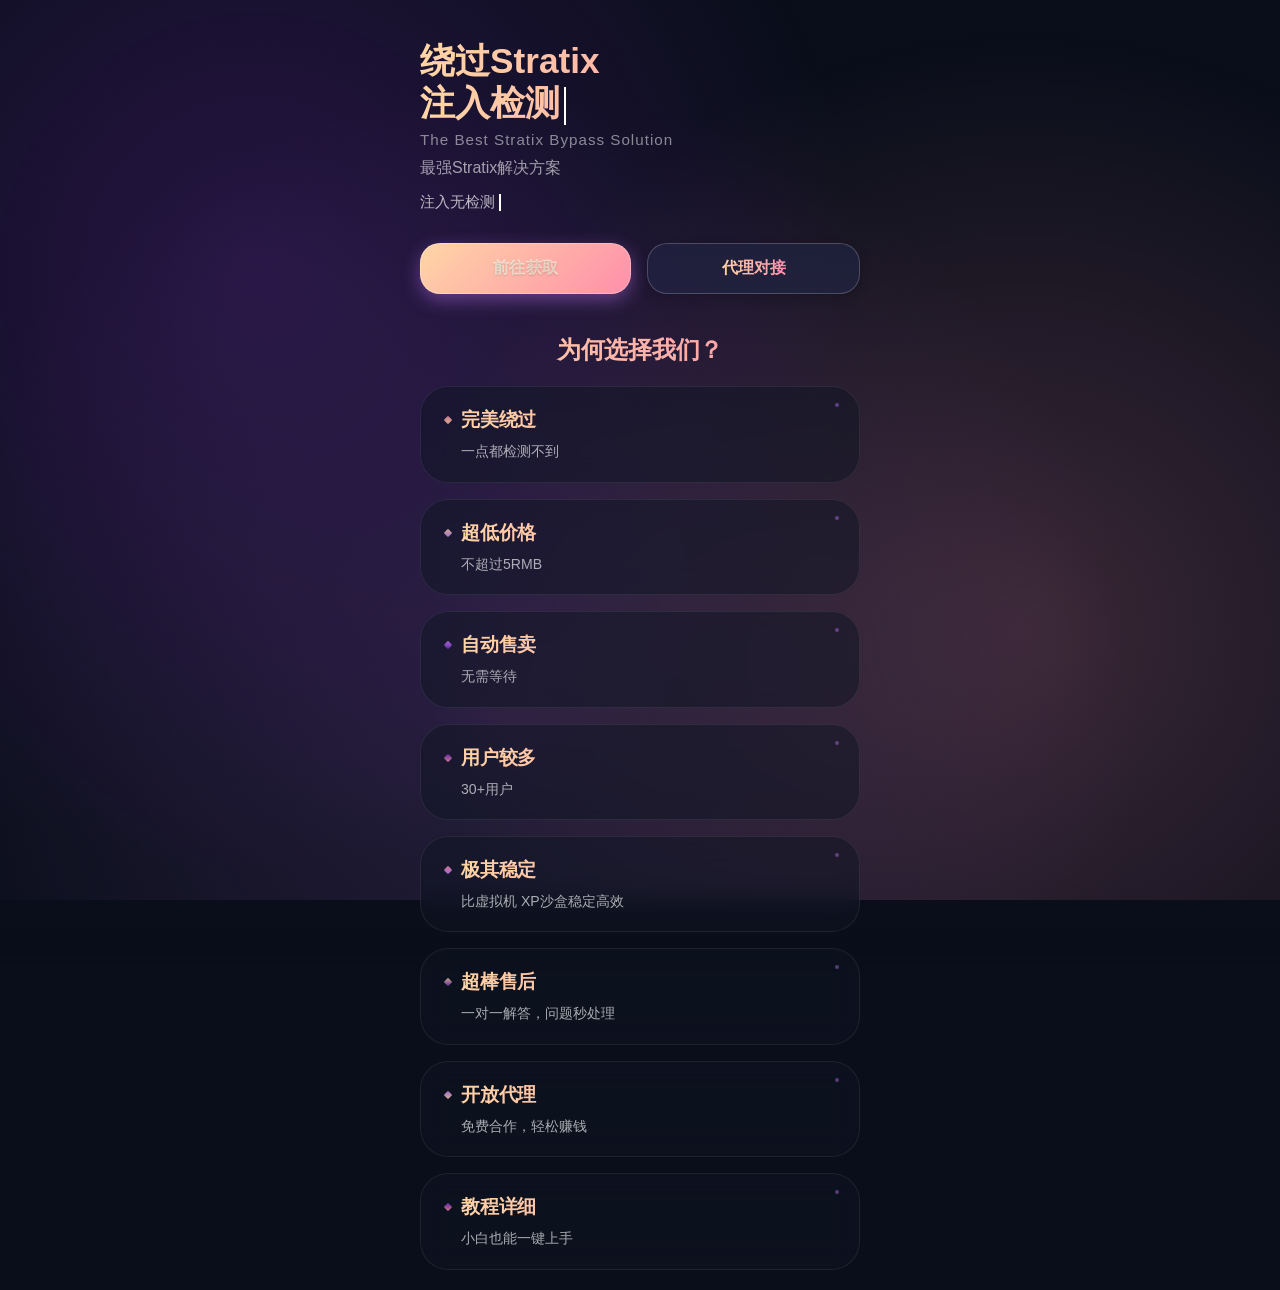
<file: index.html>
<!DOCTYPE html>
<html lang="zh-CN">
<head>
    <link rel="icon" type="image/png" sizes="256x256" href="/icon.png">
    <link rel="shortcut icon" href="/icon.png">
    <link rel="apple-touch-icon" href="/icon.png">
    <meta charset="UTF-8">
    <meta name="viewport" content="width=device-width, initial-scale=1.0, user-scalable=yes">
    <title>绕过Stratix注入检测 | RGStratix</title>
    <link rel="preconnect" href="https://fonts.googleapis.com">
    <link rel="dns-prefetch" href="https://fonts.gstatic.com">
    <style>
        * {
            margin: 0;
            padding: 0;
            box-sizing: border-box;
            -webkit-tap-highlight-color: transparent;
        }

        body {
            background: #0a0e1a;
            color: #fff;
            overflow-x: hidden;
            position: relative;
            min-height: 100vh;
            padding-top: 20px;
            font-family: -apple-system, BlinkMacSystemFont, "Segoe UI", Roboto, sans-serif;
        }

        /* ========== 全屏加载动画 (毛玻璃质感) ========== */
        .loading-overlay {
            position: fixed;
            inset: 0;
            background: rgba(8, 12, 24, 0.92);
            backdrop-filter: blur(24px) saturate(200%);
            -webkit-backdrop-filter: blur(24px) saturate(200%);
            z-index: 999999;
            display: flex;
            align-items: center;
            justify-content: center;
            flex-direction: column;
            gap: 28px;
            transition: opacity 0.6s cubic-bezier(0.2, 0.9, 0.4, 1.1), visibility 0.6s ease;
            opacity: 1;
            visibility: visible;
        }
        
        .loading-overlay.hide {
            opacity: 0;
            visibility: hidden;
            pointer-events: none;
        }
        
        /* 液态玻璃加载球体 */
        .glass-loader {
            position: relative;
            width: 80px;
            height: 80px;
        }
        
        .glass-ring {
            position: absolute;
            width: 100%;
            height: 100%;
            border-radius: 50%;
            background: rgba(255, 255, 255, 0.05);
            backdrop-filter: blur(4px);
            border: 1px solid rgba(255, 255, 255, 0.25);
            box-shadow: 0 8px 20px rgba(0, 0, 0, 0.2), inset 0 1px 2px rgba(255, 255, 255, 0.3);
            animation: pulseGlass 1.8s ease-in-out infinite;
        }
        
        .glass-ring:nth-child(2) {
            width: 70%;
            height: 70%;
            top: 15%;
            left: 15%;
            border: 1px solid rgba(199, 125, 255, 0.5);
            animation: pulseGlass 1.8s ease-in-out 0.3s infinite;
            background: rgba(199, 125, 255, 0.08);
        }
        
        .glass-ring:nth-child(3) {
            width: 40%;
            height: 40%;
            top: 30%;
            left: 30%;
            border: 1px solid rgba(255, 143, 171, 0.6);
            animation: pulseGlass 1.8s ease-in-out 0.6s infinite;
            background: radial-gradient(circle, rgba(255, 215, 165, 0.2), transparent);
        }
        
        @keyframes pulseGlass {
            0% { transform: scale(0.96); opacity: 0.6; }
            50% { transform: scale(1.08); opacity: 1; box-shadow: 0 0 16px rgba(199, 125, 255, 0.4); }
            100% { transform: scale(0.96); opacity: 0.6; }
        }
        
        /* 流光文字 */
        .loader-text {
            font-size: 1rem;
            font-weight: 500;
            letter-spacing: 2px;
            background: linear-gradient(135deg, #ffd6a5, #ff8fab, #c77dff, #7b2cbf);
            background-size: 300% 100%;
            -webkit-background-clip: text;
            background-clip: text;
            -webkit-text-fill-color: transparent;
            animation: gradientFlow 2.5s ease infinite;
            text-shadow: 0 1px 4px rgba(0,0,0,0.2);
        }
        
        @keyframes gradientFlow {
            0% { background-position: 0% 50%; }
            50% { background-position: 100% 50%; }
            100% { background-position: 0% 50%; }
        }
        
        /* 动态渐变背景 */
        body::before {
            content: '';
            position: fixed;
            inset: 0;
            background: radial-gradient(circle at 20% 30%, rgba(123, 44, 191, 0.25), transparent 50%),
                        radial-gradient(circle at 80% 70%, rgba(255, 143, 171, 0.2), transparent 50%),
                        radial-gradient(circle at 40% 80%, rgba(199, 125, 255, 0.15), transparent 60%);
            z-index: -1;
        }

        .bg-blur {
            position: fixed;
            inset: 0;
            background: #0a0e1a;
            filter: blur(8px);
            z-index: -2;
            transform: scale(1.1);
        }

        .gradient-text {
            background: linear-gradient(90deg, #ffd6a5, #ff8fab, #c77dff, #7b2cbf);
            background-size: 300% 100%;
            -webkit-background-clip: text;
            background-clip: text;
            -webkit-text-fill-color: transparent;
            animation: gradientFlow 4s ease infinite;
        }

        .container {
            max-width: 480px;
            margin: 0 auto;
            padding: 20px;
            position: relative;
            z-index: 2;
        }

        /* ========== 液态玻璃标题栏 - 极致模糊 + 玻璃质感 ========== */
        .top-bar {
            display: flex;
            justify-content: center;
            align-items: center;
            padding: 14px 24px;
            position: fixed;
            inset: 0 0 auto;
            margin: 12px auto 0;
            max-width: 460px;
            width: 92%;
            z-index: 99;
            background: rgba(15, 20, 35, 0.45);
            backdrop-filter: blur(24px) saturate(200%);
            -webkit-backdrop-filter: blur(24px) saturate(200%);
            border-radius: 32px;
            border: 1px solid rgba(255, 255, 255, 0.25);
            box-shadow: 0 8px 28px rgba(0, 0, 0, 0.25), 
                        0 0 0 0.5px rgba(255, 255, 255, 0.15) inset,
                        0 2px 6px rgba(0, 0, 0, 0.2);
            opacity: 0;
            visibility: hidden;
            transform: translateY(-100%) scale(0.96);
            transition: all 0.5s cubic-bezier(0.25, 0.46, 0.45, 0.94);
        }
        
        .top-bar::before {
            content: '';
            position: absolute;
            inset: 0;
            border-radius: 32px;
            padding: 1.2px;
            background: linear-gradient(115deg, 
                        rgba(255, 255, 255, 0.5) 0%, 
                        rgba(255, 255, 255, 0.05) 40%,
                        rgba(255, 255, 255, 0.2) 80%);
            mask: linear-gradient(#fff 0 0) content-box, linear-gradient(#fff 0 0);
            -webkit-mask: linear-gradient(#fff 0 0) content-box, linear-gradient(#fff 0 0);
            -webkit-mask-composite: xor;
            mask-composite: exclude;
            pointer-events: none;
        }
        
        .top-bar::after {
            content: '';
            position: absolute;
            top: -20%;
            left: -20%;
            width: 140%;
            height: 140%;
            background: radial-gradient(circle at 30% 20%, rgba(255, 215, 165, 0.2), transparent 70%);
            opacity: 0.4;
            pointer-events: none;
            border-radius: 32px;
            filter: blur(20px);
        }
        
        .top-bar.show {
            opacity: 1;
            visibility: visible;
            transform: translateY(0) scale(1);
        }
        
        .top-bar:hover {
            background: rgba(18, 24, 40, 0.55);
            backdrop-filter: blur(28px) saturate(220%);
            border-color: rgba(255, 255, 255, 0.35);
            box-shadow: 0 12px 32px rgba(0, 0, 0, 0.35), 0 0 0 1px rgba(199, 125, 255, 0.3) inset;
        }
        
        .top-bar h1 {
            font-size: 1.2rem;
            font-weight: 700;
            white-space: nowrap;
            letter-spacing: -0.2px;
            background: linear-gradient(135deg, #fff, #ffd6a5, #c77dff);
            background-size: 200% 100%;
            -webkit-background-clip: text;
            background-clip: text;
            -webkit-text-fill-color: transparent;
            text-shadow: 0 1px 4px rgba(0,0,0,0.1);
        }

        .hero {
            margin-bottom: 30px;
            animation: fadeInUp 0.6s ease-out forwards;
        }
        @keyframes fadeInUp {
            from { opacity: 0; transform: translateY(20px); }
            to { opacity: 1; transform: translateY(0); }
        }
        .hero h1 {
            font-size: 2.2rem;
            font-weight: 700;
            margin-bottom: 6px;
            line-height: 1.2;
        }
        .hero .eng-sub {
            font-size: .95rem;
            color: rgba(255,255,255,.5);
            letter-spacing: 1px;
            margin-bottom: 10px;
        }
        .hero p {
            font-size: 1rem;
            color: rgba(255,255,255,.6);
        }
        .advantage-line {
            margin-top: 12px;
            min-height: 22px;
            font-size: .95rem;
            color: rgba(255,255,255,.7);
            display: flex;
            align-items: center;
        }

        .action-buttons {
            display: flex;
            flex-direction: row;
            gap: 16px;
            margin-bottom: 40px;
            animation: fadeInUp 0.6s ease-out 0.1s backwards;
            position: relative;
            z-index: 3;
        }

        .btn {
            flex: 1;
            padding: 14px 10px;
            border-radius: 20px;
            font-size: 1rem;
            font-weight: 600;
            text-align: center;
            cursor: pointer;
            position: relative;
            overflow: hidden;
            transition: transform 0.2s cubic-bezier(0.34, 1.2, 0.64, 1), box-shadow 0.2s ease;
            background: #2a2f4e;
            border: 1px solid rgba(255, 255, 255, 0.3);
            box-shadow: 0 4px 12px rgba(0, 0, 0, 0.2);
        }
        
        .btn span {
            display: inline-block;
            font-weight: 700;
            background: linear-gradient(90deg, #ffd6a5, #ff8fab, #c77dff, #7b2cbf);
            background-size: 300% 100%;
            -webkit-background-clip: text;
            background-clip: text;
            -webkit-text-fill-color: transparent;
            animation: gradientFlow 4s ease infinite;
        }
        
        .btn-outline {
            background: rgba(34, 39, 70, 0.6);
            backdrop-filter: blur(10px);
            border: 1px solid rgba(255, 255, 255, 0.2);
        }
        
        #getBtn {
            background: linear-gradient(135deg, #ffd6a5, #ff8fab, #c77dff, #7b2cbf);
            background-size: 300% 300%;
            border: none;
            box-shadow: 0 6px 18px rgba(199, 125, 255, 0.4), 0 0 0 1px rgba(255, 255, 255, 0.25) inset;
            position: relative;
            animation: btnGradientFlow 5s ease infinite;
        }
        
        @keyframes btnGradientFlow {
            0% { background-position: 0% 0%; }
            50% { background-position: 100% 100%; }
            100% { background-position: 0% 0%; }
        }
        
        #getBtn::before {
            content: '';
            position: absolute;
            top: 0;
            left: -100%;
            width: 100%;
            height: 100%;
            background: linear-gradient(90deg, transparent, rgba(255, 255, 255, 0.4), transparent);
            transition: left 0.5s ease;
            border-radius: 20px;
            pointer-events: none;
        }
        
        #getBtn:hover::before {
            left: 100%;
        }
        
        #getBtn:hover {
            transform: translateY(-3px);
            box-shadow: 0 10px 24px rgba(199, 125, 255, 0.55), 0 0 0 1px rgba(255, 255, 255, 0.4) inset;
        }
        
        #getBtn span {
            font-weight: 800;
            letter-spacing: 0.5px;
            background: linear-gradient(90deg, #fff5e6, #ffe8d4, #fff0e0, #ffe8d0);
            background-size: 200% 100%;
            -webkit-background-clip: text;
            background-clip: text;
            -webkit-text-fill-color: transparent;
            text-shadow: 0 1px 2px rgba(0,0,0,0.15);
        }
        
        #getBtn:active {
            transform: translateY(1px);
            box-shadow: 0 4px 12px rgba(199, 125, 255, 0.4);
        }
        
        .btn:hover {
            transform: translateY(-2px);
            background: #3a3f62;
            border-color: rgba(255, 255, 255, 0.5);
            box-shadow: 0 8px 20px rgba(0, 0, 0, 0.3);
        }
        
        .btn-click-animate {
            animation: btnPop 0.28s cubic-bezier(0.2, 1.3, 0.4, 1) forwards !important;
        }
        
        @keyframes btnPop {
            0% { transform: scale(1); }
            45% { transform: scale(0.96); }
            70% { transform: scale(1.04); }
            100% { transform: scale(1); }
        }
        
        .ripple {
            position: absolute;
            border-radius: 50%;
            background: rgba(255, 255, 255, 0.5);
            transform: scale(0);
            animation: rippleAnim 0.5s linear forwards;
            pointer-events: none;
        }
        @keyframes rippleAnim {
            to { transform: scale(5); opacity: 0; }
        }
        
        /* 高级卡片样式 */
        .features {
            margin-top: 20px;
        }
        
        .features h2 {
            font-size: 1.5rem;
            margin-bottom: 20px;
            text-align: center;
            letter-spacing: -0.3px;
        }
        
        .feature-list {
            display: flex;
            flex-direction: column;
            gap: 16px;
        }
        
        .feature-item {
            position: relative;
            background: rgba(15, 20, 35, 0.5);
            backdrop-filter: blur(12px);
            border-radius: 28px;
            padding: 20px 24px;
            transition: all 0.35s cubic-bezier(0.2, 0.9, 0.4, 1.1);
            cursor: pointer;
            overflow: hidden;
            border: 1px solid rgba(255, 255, 255, 0.08);
        }
        
        .feature-item::before {
            content: '';
            position: absolute;
            inset: 0;
            border-radius: 28px;
            padding: 1.5px;
            background: linear-gradient(135deg, 
                rgba(255, 214, 165, 0.5), 
                rgba(255, 143, 171, 0.5), 
                rgba(199, 125, 255, 0.5), 
                rgba(123, 44, 191, 0.5));
            -webkit-mask: linear-gradient(#fff 0 0) content-box, linear-gradient(#fff 0 0);
            mask: linear-gradient(#fff 0 0) content-box, linear-gradient(#fff 0 0);
            -webkit-mask-composite: xor;
            mask-composite: exclude;
            opacity: 0;
            transition: opacity 0.4s ease;
            pointer-events: none;
        }
        
        .feature-item::after {
            content: '';
            position: absolute;
            top: 0;
            left: 0;
            right: 0;
            height: 100%;
            background: radial-gradient(circle at 30% 20%, rgba(199, 125, 255, 0.08), transparent 70%);
            opacity: 0;
            transition: opacity 0.4s ease;
            pointer-events: none;
            border-radius: 28px;
        }
        
        .feature-item:hover {
            transform: translateY(-6px) scale(1.01);
            background: rgba(20, 26, 45, 0.7);
            border-color: rgba(255, 255, 255, 0.15);
            box-shadow: 0 20px 35px -12px rgba(0, 0, 0, 0.5), 0 0 0 1px rgba(199, 125, 255, 0.2) inset;
        }
        
        .feature-item:hover::before { opacity: 1; }
        .feature-item:hover::after { opacity: 1; }
        
        .feature-item h3 {
            font-size: 1.18rem;
            font-weight: 700;
            margin-bottom: 8px;
            display: flex;
            align-items: center;
            gap: 10px;
            letter-spacing: -0.2px;
        }
        
        .feature-item h3::before {
            content: '';
            display: inline-block;
            width: 6px;
            height: 6px;
            background: linear-gradient(135deg, #c77dff, #ff8fab);
            border-radius: 1px;
            transform: rotate(45deg);
            opacity: 0.8;
        }
        
        .feature-item:nth-child(1) h3::before { background: linear-gradient(135deg, #ff8fab, #ffd6a5); }
        .feature-item:nth-child(2) h3::before { background: linear-gradient(135deg, #ffd6a5, #c77dff); }
        .feature-item:nth-child(3) h3::before { background: linear-gradient(135deg, #c77dff, #7b2cbf); }
        .feature-item:nth-child(4) h3::before { background: linear-gradient(135deg, #7b2cbf, #ff8fab); }
        .feature-item:nth-child(5) h3::before { background: linear-gradient(135deg, #ff8fab, #c77dff); }
        .feature-item:nth-child(6) h3::before { background: linear-gradient(135deg, #ffd6a5, #7b2cbf); }
        .feature-item:nth-child(7) h3::before { background: linear-gradient(135deg, #c77dff, #ffd6a5); }
        .feature-item:nth-child(8) h3::before { background: linear-gradient(135deg, #7b2cbf, #ff8fab); }
        
        .feature-item p {
            color: rgba(255, 255, 255, 0.65);
            font-size: 0.88rem;
            line-height: 1.45;
            margin-left: 16px;
            transition: color 0.3s ease;
        }
        
        .feature-item:hover p { color: rgba(255, 255, 255, 0.88); }
        
        .feature-item .card-line {
            position: absolute;
            bottom: 0;
            left: 15%;
            width: 70%;
            height: 1px;
            background: linear-gradient(90deg, transparent, rgba(199, 125, 255, 0.5), rgba(255, 143, 171, 0.5), transparent);
            border-radius: 1px;
            opacity: 0;
            transition: opacity 0.3s ease;
        }
        
        .feature-item:hover .card-line { opacity: 1; }
        
        .feature-item .corner-dot {
            position: absolute;
            top: 16px;
            right: 20px;
            width: 4px;
            height: 4px;
            background: rgba(199, 125, 255, 0.4);
            border-radius: 50%;
            transition: all 0.3s ease;
        }
        
        .feature-item:hover .corner-dot {
            background: rgba(199, 125, 255, 0.9);
            box-shadow: 0 0 6px rgba(199, 125, 255, 0.6);
        }
        
        .type-cursor {
            display: inline-block;
            width: 2px;
            height: 1.1em;
            background: #fff;
            margin-left: 4px;
            animation: blink .7s infinite;
            vertical-align: middle;
        }
        @keyframes blink {
            0%,100% { opacity: 1; }
            50% { opacity: 0; }
        }
        
        .browser-overlay {
            position: fixed;
            inset: 0;
            background: rgba(10, 14, 26, 0.96);
            backdrop-filter: blur(12px);
            z-index: 99999;
            display: flex;
            align-items: center;
            justify-content: center;
            flex-direction: column;
            padding: 0 24px;
            visibility: hidden;
            opacity: 0;
            transition: all 0.3s ease;
        }
        .browser-overlay.show {
            visibility: visible;
            opacity: 1;
        }
        .overlay-box {
            max-width: 380px;
            width: 100%;
            text-align: center;
            animation: fadeInUp 0.5s backwards;
        }
        .overlay-box h2 {
            font-size: 1.4rem;
            margin-bottom: 12px;
        }
        .overlay-box p {
            font-size: 1rem;
            color: rgba(255,255,255,.7);
            margin-bottom: 30px;
            line-height: 1.6;
        }
        .copy-link-box {
            background: rgba(255,255,255,.05);
            border: 1px solid rgba(255,255,255,.12);
            border-radius: 16px;
            padding: 14px 16px;
            font-size: 1rem;
            color: #fff;
            margin-bottom: 20px;
            word-break: break-all;
        }
        
        .particle {
            position: fixed;
            width: 6px;
            height: 6px;
            background: radial-gradient(circle, rgba(168,85,247,.85), rgba(124,58,237,.45));
            border-radius: 50%;
            pointer-events: none;
            animation: particleBurst .85s ease-out forwards;
            z-index: 9999;
        }
        @keyframes particleBurst {
            0% { opacity: 1; transform: translate(0,0) scale(1); }
            100% { opacity: 0; transform: translate(var(--tx), var(--ty)) scale(0); }
        }
        
        body { -webkit-user-select: none; user-select: none; }
        input, textarea, .copy-link-box { -webkit-user-select: text; user-select: text; }
        
        @media (max-width: 480px) {
            .action-buttons { gap: 12px; }
            .feature-item { padding: 18px 20px; }
            .feature-item p { margin-left: 12px; }
            .top-bar { padding: 12px 18px; backdrop-filter: blur(22px) saturate(180%); }
            .top-bar h1 { font-size: 1rem; }
        }
    </style>
</head>
<body>

<!-- 全屏加载动画（液态玻璃风格） -->
<div class="loading-overlay" id="loadingOverlay">
    <div class="glass-loader">
        <div class="glass-ring"></div>
        <div class="glass-ring"></div>
        <div class="glass-ring"></div>
    </div>
    <div class="loader-text">载入RGS核心</div>
</div>

<div class="browser-overlay" id="browserOverlay">
    <div class="overlay-box">
        <h2 class="gradient-text">请在浏览器打开</h2>
        <p>因为QQ内置浏览器限制，商店链接无法打开，请复制链接前往浏览器打开使用</p>
        <div class="copy-link-box" id="jumpLink">https://faka.longfei1.com/item/tp0zqq</div>
        <button class="btn" id="copyBtn"><span>复制链接</span></button>
    </div>
</div>

<div class="bg-blur"></div>

<div class="top-bar" id="topBar">
    <h1 class="gradient-text">绕过Stratix注入检测</h1>
</div>

<div class="container">
    <div class="hero">
        <h1 id="mainTitle" class="gradient-text">绕过Stratix<br>注入检测</h1>
        <div class="eng-sub">The Best Stratix Bypass Solution</div>
        <p id="subtitle">最强Stratix解决方案</p>
        <div class="advantage-line" id="advantageType">注入无检测</div>
    </div>

    <div class="action-buttons">
        <button class="btn" id="getBtn"><span>前往获取</span></button>
        <button class="btn btn-outline" id="agentBtn"><span>代理对接</span></button>
    </div>

    <div class="features">
        <h2 class="gradient-text">为何选择我们？</h2>
        <div class="feature-list">
            <div class="feature-item"><h3 class="gradient-text">完美绕过</h3><p>一点都检测不到</p><div class="card-line"></div><div class="corner-dot"></div></div>
            <div class="feature-item"><h3 class="gradient-text">超低价格</h3><p>不超过5RMB</p><div class="card-line"></div><div class="corner-dot"></div></div>
            <div class="feature-item"><h3 class="gradient-text">自动售卖</h3><p>无需等待</p><div class="card-line"></div><div class="corner-dot"></div></div>
            <div class="feature-item"><h3 class="gradient-text">用户较多</h3><p>30+用户</p><div class="card-line"></div><div class="corner-dot"></div></div>
            <div class="feature-item"><h3 class="gradient-text">极其稳定</h3><p>比虚拟机 XP沙盒稳定高效</p><div class="card-line"></div><div class="corner-dot"></div></div>
            <div class="feature-item"><h3 class="gradient-text">超棒售后</h3><p>一对一解答，问题秒处理</p><div class="card-line"></div><div class="corner-dot"></div></div>
            <div class="feature-item"><h3 class="gradient-text">开放代理</h3><p>免费合作，轻松赚钱</p><div class="card-line"></div><div class="corner-dot"></div></div>
            <div class="feature-item"><h3 class="gradient-text">教程详细</h3><p>小白也能一键上手</p><div class="card-line"></div><div class="corner-dot"></div></div>
        </div>
    </div>
</div>

<script>
    (function() {
        // 页面加载完成后隐藏loading动画
        window.addEventListener('load', function() {
            const loadingEl = document.getElementById('loadingOverlay');
            if (loadingEl) {
                loadingEl.classList.add('hide');
                // 避免残留遮盖点击
                setTimeout(() => {
                    if (loadingEl && loadingEl.parentNode) loadingEl.style.display = 'none';
                }, 700);
            }
        });
        
        // 若DOMContentLoaded时load未触发（备用）确保2秒内强制结束动画
        setTimeout(() => {
            const loadingEl = document.getElementById('loadingOverlay');
            if (loadingEl && !loadingEl.classList.contains('hide')) {
                loadingEl.classList.add('hide');
                setTimeout(() => { if(loadingEl) loadingEl.style.display = 'none'; }, 600);
            }
        }, 2500);
        
        document.addEventListener('contextmenu', function(e) {
            e.preventDefault();
            return false;
        });
        
        document.addEventListener('keydown', function(e) {
            if (e.key === 'F12') {
                e.preventDefault();
                return false;
            }
            if ((e.ctrlKey || e.metaKey) && e.shiftKey && (e.key === 'I' || e.key === 'i')) {
                e.preventDefault();
                return false;
            }
            if ((e.ctrlKey || e.metaKey) && (e.key === 'U' || e.key === 'u')) {
                e.preventDefault();
                return false;
            }
            if ((e.ctrlKey || e.metaKey) && e.shiftKey && (e.key === 'J' || e.key === 'j' || e.key === 'C' || e.key === 'c')) {
                e.preventDefault();
                return false;
            }
            if ((e.ctrlKey || e.metaKey) && (e.key === 'S' || e.key === 's')) {
                e.preventDefault();
                return false;
            }
        });
        
        setInterval(function() {
            const before = new Date();
            debugger;
            const after = new Date();
            if (after - before > 100) {
                console.clear();
            }
        }, 3000);
        
        if (window.self !== window.top) {
            window.top.location.href = window.self.location.href;
        }
        
        const originalLog = console.log;
        console.log = function() {
            if (arguments[0] && typeof arguments[0] === 'string' && arguments[0].includes('target')) {
                return;
            }
            originalLog.apply(console, arguments);
        };
        
        const targetUrl = (function() {
            try {
                return atob('aHR0cHM6Ly9mYWthLmxvbmdmZWkxLmNvbS9pdGVtL3RwMHpxcQ==');
            } catch(e) {
                return 'https://faka.longfei1.com/item/tp0zqq';
            }
        })();
        
        const agentPageUrl = 'agent.html';
        
        function isRestrictedEnv() {
            const ua = navigator.userAgent.toLowerCase();
            return ua.includes('micromessenger') || ua.includes(' qq') || ua.includes('txmini') || ua.includes('qqbrowser');
        }
        
        const $ = (id) => document.getElementById(id);
        
        function addRipple(btn, e) {
            const ripple = document.createElement('span');
            ripple.className = 'ripple';
            const rect = btn.getBoundingClientRect();
            const x = (e && e.clientX) ? e.clientX - rect.left : rect.width / 2;
            const y = (e && e.clientY) ? e.clientY - rect.top : rect.height / 2;
            ripple.style.left = `${x}px`;
            ripple.style.top = `${y}px`;
            btn.appendChild(ripple);
            setTimeout(() => ripple.remove(), 500);
        }
        
        function animateAndNavigate(btn, targetLocation) {
            if (!btn) return;
            btn.classList.add('btn-click-animate');
            addRipple(btn, null);
            btn.addEventListener('animationend', () => {
                btn.classList.remove('btn-click-animate');
                window.location.href = targetLocation;
            }, { once: true });
            setTimeout(() => {
                if (btn.classList.contains('btn-click-animate')) {
                    btn.classList.remove('btn-click-animate');
                    window.location.href = targetLocation;
                }
            }, 320);
        }
        
        function bindInteractions() {
            const copyBtn = $('copyBtn');
            if (copyBtn) {
                const newCopy = copyBtn.cloneNode(true);
                copyBtn.parentNode.replaceChild(newCopy, copyBtn);
                const freshCopy = $('copyBtn');
                freshCopy.addEventListener('click', async (e) => {
                    e.stopPropagation();
                    freshCopy.classList.add('btn-click-animate');
                    addRipple(freshCopy, e);
                    setTimeout(() => freshCopy.classList.remove('btn-click-animate'), 300);
                    try {
                        await navigator.clipboard.writeText(targetUrl);
                        const span = freshCopy.querySelector('span');
                        const original = span.innerText;
                        span.innerText = '复制成功！';
                        setTimeout(() => { span.innerText = original; }, 1500);
                    } catch (err) { console.warn(err); }
                });
            }
            
            const getBtn = $('getBtn');
            if (getBtn) {
                const newGet = getBtn.cloneNode(true);
                getBtn.parentNode.replaceChild(newGet, getBtn);
                const freshGet = $('getBtn');
                freshGet.addEventListener('click', (e) => {
                    e.preventDefault();
                    addRipple(freshGet, e);
                    if (isRestrictedEnv()) {
                        const overlay = $('browserOverlay');
                        if (overlay) overlay.classList.add('show');
                        freshGet.classList.add('btn-click-animate');
                        setTimeout(() => freshGet.classList.remove('btn-click-animate'), 280);
                        return;
                    }
                    animateAndNavigate(freshGet, targetUrl);
                });
            }
            
            const agentBtn = $('agentBtn');
            if (agentBtn) {
                const newAgent = agentBtn.cloneNode(true);
                agentBtn.parentNode.replaceChild(newAgent, agentBtn);
                const freshAgent = $('agentBtn');
                freshAgent.addEventListener('click', (e) => {
                    e.preventDefault();
                    addRipple(freshAgent, e);
                    animateAndNavigate(freshAgent, agentPageUrl);
                });
            }
            
            window.addEventListener('scroll', () => {
                const topBar = $('topBar');
                if (topBar) {
                    if (window.scrollY > 35) topBar.classList.add('show');
                    else topBar.classList.remove('show');
                }
            });
            if (window.scrollY > 35) $('topBar')?.classList.add('show');
            
            document.addEventListener('click', (e) => {
                for (let i = 0; i < 5; i++) {
                    const p = document.createElement('div');
                    p.className = 'particle';
                    p.style.left = `${e.clientX + (Math.random() - 0.5) * 15}px`;
                    p.style.top = `${e.clientY + (Math.random() - 0.5) * 15}px`;
                    const angle = Math.random() * Math.PI * 2;
                    const dist = 25 + Math.random() * 20;
                    p.style.setProperty('--tx', `${Math.cos(angle) * dist}px`);
                    p.style.setProperty('--ty', `${Math.sin(angle) * dist}px`);
                    document.body.appendChild(p);
                    setTimeout(() => p.remove(), 800);
                }
            });
        }
        
        async function typeMainTitle() {
            const titleEl = $('mainTitle');
            if (!titleEl) return;
            const line1 = '绕过Stratix';
            const line2 = '注入检测';
            titleEl.innerHTML = '';
            for (let i = 0; i < line1.length; i++) {
                titleEl.innerHTML += line1[i];
                await new Promise(r => setTimeout(r, 50));
            }
            titleEl.innerHTML += '<br>';
            for (let i = 0; i < line2.length; i++) {
                titleEl.innerHTML += line2[i];
                await new Promise(r => setTimeout(r, 50));
            }
            const cursor = document.createElement('span');
            cursor.className = 'type-cursor';
            titleEl.appendChild(cursor);
            await new Promise(r => setTimeout(r, 1000));
            if (cursor && cursor.remove) cursor.remove();
        }
        
        async function rotateAdvantage() {
            const advEl = $('advantageType');
            if (!advEl) return;
            const phrases = ["注入无检测", "稳定不闪退", "全设备兼容", "自动秒发货"];
            let idx = 0;
            advEl.innerHTML = '';
            for (let i = 0; i <= phrases[0].length; i++) {
                if (!advEl) return;
                advEl.innerHTML = phrases[0].slice(0, i) + '<span class="type-cursor"></span>';
                await new Promise(r => setTimeout(r, 50));
            }
            await new Promise(r => setTimeout(r, 1800));
            while (true) {
                idx = (idx + 1) % phrases.length;
                const currentContent = advEl.innerText.replace('', '');
                for (let len = currentContent.length; len >= 0; len--) {
                    if (!advEl) return;
                    advEl.innerHTML = currentContent.slice(0, len) + '<span class="type-cursor"></span>';
                    await new Promise(r => setTimeout(r, 30));
                }
                const nextPhrase = phrases[idx];
                for (let i = 0; i <= nextPhrase.length; i++) {
                    if (!advEl) return;
                    advEl.innerHTML = nextPhrase.slice(0, i) + '<span class="type-cursor"></span>';
                    await new Promise(r => setTimeout(r, 55));
                }
                await new Promise(r => setTimeout(r, 1800));
            }
        }
        
        const overlayDiv = $('browserOverlay');
        if (overlayDiv) {
            overlayDiv.addEventListener('click', (e) => {
                if (e.target === overlayDiv) overlayDiv.classList.remove('show');
            });
        }
        
        const jumpSpan = document.getElementById('jumpLink');
        if (jumpSpan) jumpSpan.innerText = targetUrl;
        
        let animationStarted = false;
        function startAnimationsImmediately() {
            if (animationStarted) return;
            animationStarted = true;
            typeMainTitle().catch(console.warn);
            rotateAdvantage().catch(console.warn);
        }
        
        startAnimationsImmediately();
        
        if (document.readyState === 'loading') {
            document.addEventListener('DOMContentLoaded', bindInteractions);
        } else {
            bindInteractions();
        }
        
        if (!navigator.connection || navigator.connection.saveData !== true) {
            const preAgent = document.createElement('link');
            preAgent.rel = 'prefetch';
            preAgent.href = agentPageUrl;
            document.head.appendChild(preAgent);
            const preDns = document.createElement('link');
            preDns.rel = 'dns-prefetch';
            preDns.href = 'https://faka.longfei1.com';
            document.head.appendChild(preDns);
        }
        
        document.querySelectorAll('.btn').forEach(btn => {
            btn.style.touchAction = 'manipulation';
        });
    })();
</script>
</body>
</html>
</file>
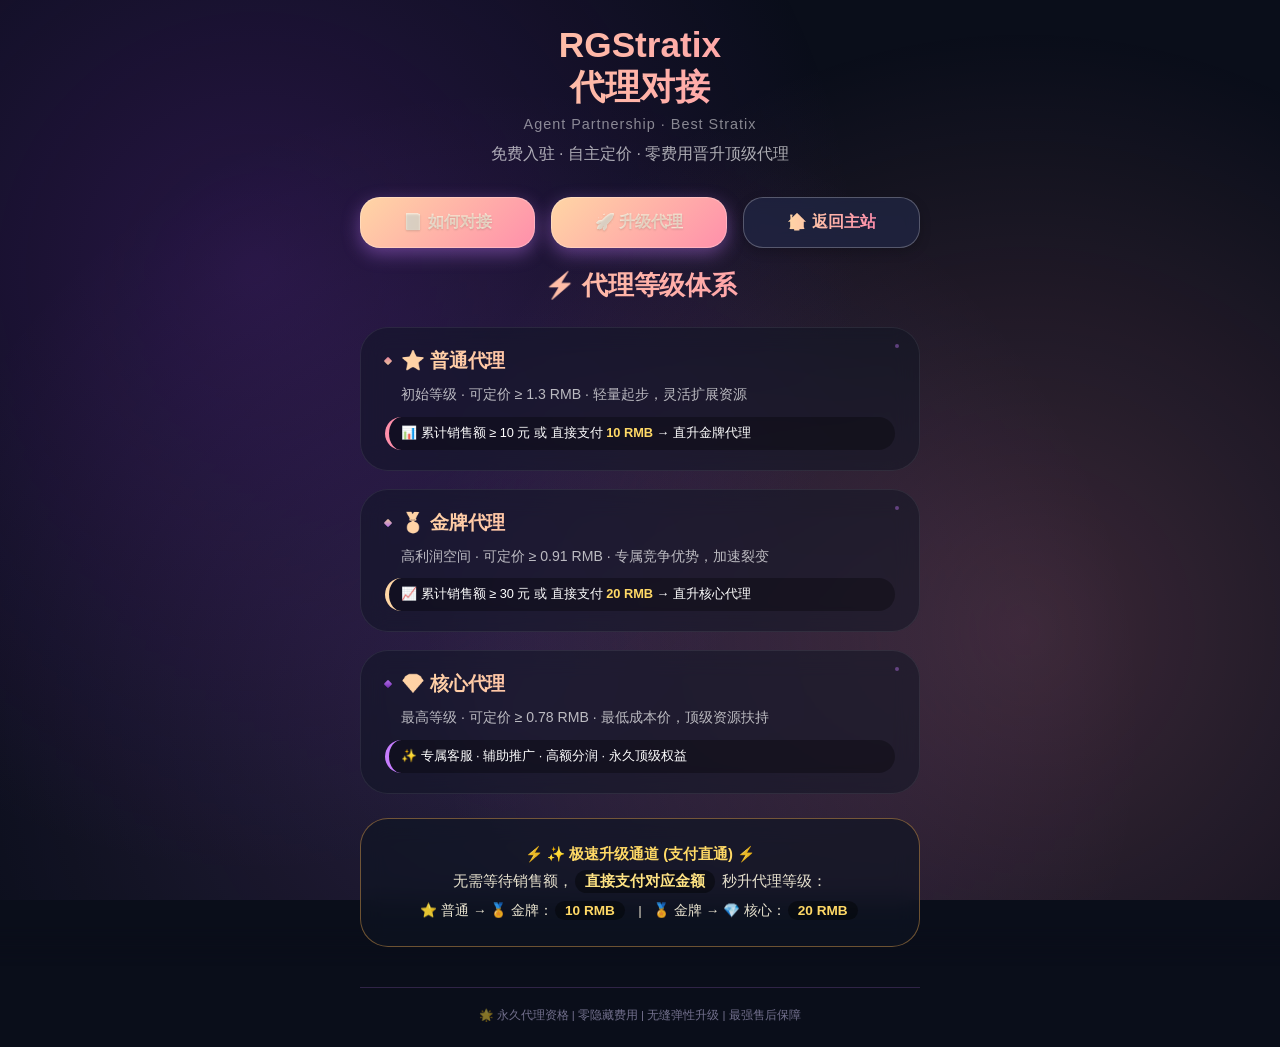
<file: agent.html>
<!DOCTYPE html>
<html lang="zh-CN">
<head>
    <link rel="icon" type="image/png" sizes="256x256" href="/icon.png">
    <link rel="shortcut icon" href="/icon.png">
    <link rel="apple-touch-icon" href="/icon.png">
    <meta charset="UTF-8">
    <meta name="viewport" content="width=device-width, initial-scale=1.0, user-scalable=yes">
    <title>代理对接 | Agent Docking</title>
    <link rel="preconnect" href="https://fonts.googleapis.com">
    <link rel="dns-prefetch" href="https://fonts.gstatic.com">
    <style>
        * {
            margin: 0;
            padding: 0;
            box-sizing: border-box;
            -webkit-tap-highlight-color: transparent;
        }

        body {
            background: #0a0e1a;
            color: #fff;
            overflow-x: hidden;
            position: relative;
            min-height: 100vh;
            padding: 24px 20px;
            font-family: -apple-system, BlinkMacSystemFont, "Segoe UI", Roboto, sans-serif;
        }

        /* 动态渐变背景 - 完全复刻index风格 */
        body::before {
            content: '';
            position: fixed;
            inset: 0;
            background: radial-gradient(circle at 20% 30%, rgba(123, 44, 191, 0.25), transparent 50%),
                        radial-gradient(circle at 80% 70%, rgba(255, 143, 171, 0.2), transparent 50%),
                        radial-gradient(circle at 40% 80%, rgba(199, 125, 255, 0.15), transparent 60%);
            z-index: -1;
        }

        .bg-blur {
            position: fixed;
            inset: 0;
            background: #0a0e1a;
            filter: blur(8px);
            z-index: -2;
            transform: scale(1.1);
        }

        /* 全局渐变文字动画 */
        @keyframes gradientFlow {
            0% { background-position: 0% 50%; }
            50% { background-position: 100% 50%; }
            100% { background-position: 0% 50%; }
        }

        .gradient-text {
            background: linear-gradient(90deg, #ffd6a5, #ff8fab, #c77dff, #7b2cbf);
            background-size: 300% 100%;
            -webkit-background-clip: text;
            background-clip: text;
            -webkit-text-fill-color: transparent;
            animation: gradientFlow 4s ease infinite;
        }

        .container {
            max-width: 560px;
            margin: 0 auto;
            position: relative;
            z-index: 2;
        }

        /* ========== 液态玻璃标题栏 - 完全复刻index ========== */
        .top-bar {
            display: flex;
            justify-content: center;
            align-items: center;
            padding: 14px 24px;
            position: fixed;
            inset: 0 0 auto;
            margin: 12px auto 0;
            max-width: 520px;
            width: 92%;
            z-index: 99;
            background: rgba(15, 20, 35, 0.45);
            backdrop-filter: blur(18px) saturate(180%);
            -webkit-backdrop-filter: blur(18px) saturate(180%);
            border-radius: 32px;
            border: 1px solid rgba(255, 255, 255, 0.25);
            box-shadow: 0 8px 28px rgba(0, 0, 0, 0.25), 
                        0 0 0 0.5px rgba(255, 255, 255, 0.15) inset,
                        0 2px 6px rgba(0, 0, 0, 0.2);
            opacity: 0;
            visibility: hidden;
            transform: translateY(-100%) scale(0.96);
            transition: all 0.5s cubic-bezier(0.25, 0.46, 0.45, 0.94);
        }
        
        /* 液态玻璃高光边缘 */
        .top-bar::before {
            content: '';
            position: absolute;
            inset: 0;
            border-radius: 32px;
            padding: 1.2px;
            background: linear-gradient(115deg, 
                        rgba(255, 255, 255, 0.5) 0%, 
                        rgba(255, 255, 255, 0.05) 40%,
                        rgba(255, 255, 255, 0.2) 80%);
            mask: linear-gradient(#fff 0 0) content-box, linear-gradient(#fff 0 0);
            -webkit-mask: linear-gradient(#fff 0 0) content-box, linear-gradient(#fff 0 0);
            -webkit-mask-composite: xor;
            mask-composite: exclude;
            pointer-events: none;
        }
        
        /* 内部流动光晕 */
        .top-bar::after {
            content: '';
            position: absolute;
            top: -20%;
            left: -20%;
            width: 140%;
            height: 140%;
            background: radial-gradient(circle at 30% 20%, rgba(255, 215, 165, 0.2), transparent 70%);
            opacity: 0.4;
            pointer-events: none;
            border-radius: 32px;
            filter: blur(20px);
        }
        
        .top-bar.show {
            opacity: 1;
            visibility: visible;
            transform: translateY(0) scale(1);
        }
        
        .top-bar:hover {
            background: rgba(18, 24, 40, 0.55);
            backdrop-filter: blur(28px) saturate(220%);
            border-color: rgba(255, 255, 255, 0.35);
            box-shadow: 0 12px 32px rgba(0, 0, 0, 0.35), 0 0 0 1px rgba(199, 125, 255, 0.3) inset;
        }
        
        .top-bar h1 {
            font-size: 1.2rem;
            font-weight: 700;
            white-space: nowrap;
            letter-spacing: -0.2px;
            background: linear-gradient(135deg, #fff, #ffd6a5, #c77dff);
            background-size: 200% 100%;
            -webkit-background-clip: text;
            background-clip: text;
            -webkit-text-fill-color: transparent;
            text-shadow: 0 1px 4px rgba(0,0,0,0.1);
        }

        /* Hero区域 */
        .hero {
            margin-bottom: 32px;
            animation: fadeInUp 0.6s ease-out forwards;
            text-align: center;
        }
        @keyframes fadeInUp {
            from { opacity: 0; transform: translateY(20px); }
            to { opacity: 1; transform: translateY(0); }
        }
        .hero h1 {
            font-size: 2.2rem;
            font-weight: 700;
            margin-bottom: 8px;
            line-height: 1.2;
        }
        .hero .eng-sub {
            font-size: .9rem;
            color: rgba(255,255,255,.5);
            letter-spacing: 1px;
            margin-bottom: 12px;
        }
        .hero p {
            font-size: 1rem;
            color: rgba(255,255,255,.65);
        }

        /* 高级卡片样式 */
        .features {
            margin-top: 20px;
        }
        .features h2 {
            font-size: 1.6rem;
            margin-bottom: 24px;
            text-align: center;
            letter-spacing: -0.3px;
        }
        .feature-list {
            display: flex;
            flex-direction: column;
            gap: 18px;
        }
        .feature-item {
            position: relative;
            background: rgba(15, 20, 35, 0.5);
            backdrop-filter: blur(12px);
            border-radius: 28px;
            padding: 20px 24px;
            transition: all 0.35s cubic-bezier(0.2, 0.9, 0.4, 1.1);
            cursor: pointer;
            overflow: hidden;
            border: 1px solid rgba(255, 255, 255, 0.08);
        }
        .feature-item::before {
            content: '';
            position: absolute;
            inset: 0;
            border-radius: 28px;
            padding: 1.5px;
            background: linear-gradient(135deg, 
                rgba(255, 214, 165, 0.5), 
                rgba(255, 143, 171, 0.5), 
                rgba(199, 125, 255, 0.5), 
                rgba(123, 44, 191, 0.5));
            -webkit-mask: linear-gradient(#fff 0 0) content-box, linear-gradient(#fff 0 0);
            mask: linear-gradient(#fff 0 0) content-box, linear-gradient(#fff 0 0);
            -webkit-mask-composite: xor;
            mask-composite: exclude;
            opacity: 0;
            transition: opacity 0.4s ease;
            pointer-events: none;
        }
        .feature-item::after {
            content: '';
            position: absolute;
            top: 0;
            left: 0;
            right: 0;
            height: 100%;
            background: radial-gradient(circle at 30% 20%, rgba(199, 125, 255, 0.08), transparent 70%);
            opacity: 0;
            transition: opacity 0.4s ease;
            pointer-events: none;
            border-radius: 28px;
        }
        .feature-item:hover {
            transform: translateY(-6px) scale(1.01);
            background: rgba(20, 26, 45, 0.7);
            border-color: rgba(255, 255, 255, 0.15);
            box-shadow: 0 20px 35px -12px rgba(0, 0, 0, 0.5), 0 0 0 1px rgba(199, 125, 255, 0.2) inset;
        }
        .feature-item:hover::before {
            opacity: 1;
        }
        .feature-item:hover::after {
            opacity: 1;
        }

        .feature-item h3 {
            font-size: 1.2rem;
            font-weight: 700;
            margin-bottom: 10px;
            display: flex;
            align-items: center;
            gap: 10px;
            letter-spacing: -0.2px;
        }
        .feature-item h3::before {
            content: '';
            display: inline-block;
            width: 6px;
            height: 6px;
            background: linear-gradient(135deg, #c77dff, #ff8fab);
            border-radius: 1px;
            transform: rotate(45deg);
            opacity: 0.9;
        }
        .feature-item:nth-child(1) h3::before { background: linear-gradient(135deg, #ff8fab, #ffd6a5); }
        .feature-item:nth-child(2) h3::before { background: linear-gradient(135deg, #ffd6a5, #c77dff); }
        .feature-item:nth-child(3) h3::before { background: linear-gradient(135deg, #c77dff, #7b2cbf); }

        .feature-item p {
            color: rgba(255, 255, 255, 0.7);
            font-size: 0.88rem;
            line-height: 1.45;
            margin-left: 16px;
            transition: color 0.3s ease;
        }
        .feature-item:hover p {
            color: rgba(255, 255, 255, 0.9);
        }
        .card-line {
            position: absolute;
            bottom: 0;
            left: 15%;
            width: 70%;
            height: 1px;
            background: linear-gradient(90deg, transparent, rgba(199, 125, 255, 0.5), rgba(255, 143, 171, 0.5), transparent);
            border-radius: 1px;
            opacity: 0;
            transition: opacity 0.3s ease;
        }
        .feature-item:hover .card-line {
            opacity: 1;
        }
        .corner-dot {
            position: absolute;
            top: 16px;
            right: 20px;
            width: 4px;
            height: 4px;
            background: rgba(199, 125, 255, 0.4);
            border-radius: 50%;
            transition: all 0.3s ease;
        }
        .feature-item:hover .corner-dot {
            background: rgba(199, 125, 255, 0.9);
            box-shadow: 0 0 6px rgba(199, 125, 255, 0.6);
        }

        /* 升级通道卡片 */
        .fast-lane {
            background: rgba(15, 20, 35, 0.65);
            backdrop-filter: blur(12px);
            border-radius: 28px;
            padding: 20px 20px;
            margin: 24px 0 28px;
            text-align: center;
            border: 1px solid rgba(255, 180, 80, 0.4);
            transition: all 0.3s ease;
        }
        .fast-lane:hover {
            transform: translateY(-3px);
            border-color: rgba(199, 125, 255, 0.7);
            background: rgba(25, 30, 55, 0.75);
        }
        .fast-lane p {
            font-size: 0.92rem;
            color: rgba(255, 248, 225, 0.9);
            margin: 6px 0;
        }
        .fast-lane strong {
            color: #FFD966;
            font-weight: 800;
        }
        .highlight-num {
            color: #FFE484;
            font-weight: 800;
            background: rgba(0, 0, 0, 0.4);
            padding: 2px 10px;
            border-radius: 40px;
            display: inline-block;
            margin: 0 2px;
        }

        /* 按钮组 */
        .action-buttons {
            display: flex;
            flex-direction: row;
            gap: 16px;
            margin: 16px 0 20px;
            flex-wrap: wrap;
            justify-content: center;
        }
        .btn {
            flex: 1;
            min-width: 130px;
            padding: 14px 10px;
            border-radius: 20px;
            font-size: 1rem;
            font-weight: 600;
            text-align: center;
            cursor: pointer;
            position: relative;
            overflow: hidden;
            transition: transform 0.2s cubic-bezier(0.34, 1.2, 0.64, 1), box-shadow 0.2s ease;
            background: #2a2f4e;
            border: 1px solid rgba(255, 255, 255, 0.3);
            box-shadow: 0 4px 12px rgba(0, 0, 0, 0.2);
        }
        .btn span {
            display: inline-block;
            font-weight: 700;
            background: linear-gradient(90deg, #ffd6a5, #ff8fab, #c77dff, #7b2cbf);
            background-size: 300% 100%;
            -webkit-background-clip: text;
            background-clip: text;
            -webkit-text-fill-color: transparent;
            animation: gradientFlow 4s ease infinite;
        }
        .btn-primary {
            background: linear-gradient(135deg, #ffd6a5, #ff8fab, #c77dff, #7b2cbf);
            background-size: 300% 300%;
            border: none;
            box-shadow: 0 6px 18px rgba(199, 125, 255, 0.4), 0 0 0 1px rgba(255, 255, 255, 0.25) inset;
            animation: btnGradientFlow 5s ease infinite;
        }
        @keyframes btnGradientFlow {
            0% { background-position: 0% 0%; }
            50% { background-position: 100% 100%; }
            100% { background-position: 0% 0%; }
        }
        .btn-primary::before {
            content: '';
            position: absolute;
            top: 0;
            left: -100%;
            width: 100%;
            height: 100%;
            background: linear-gradient(90deg, transparent, rgba(255, 255, 255, 0.35), transparent);
            transition: left 0.5s ease;
            border-radius: 20px;
            pointer-events: none;
        }
        .btn-primary:hover::before {
            left: 100%;
        }
        .btn-primary span {
            font-weight: 800;
            background: linear-gradient(90deg, #fff5e6, #ffe8d4, #fff0e0, #ffe8d0);
            background-size: 200% 100%;
            -webkit-background-clip: text;
            background-clip: text;
            -webkit-text-fill-color: transparent;
            text-shadow: 0 1px 2px rgba(0,0,0,0.15);
        }
        .btn-outline {
            background: rgba(34, 39, 70, 0.7);
            backdrop-filter: blur(8px);
            border: 1px solid rgba(255, 255, 255, 0.25);
        }
        .btn:hover {
            transform: translateY(-3px);
            background: #3a3f62;
            border-color: rgba(255, 255, 255, 0.5);
            box-shadow: 0 8px 20px rgba(0, 0, 0, 0.3);
        }
        .btn-primary:hover {
            transform: translateY(-3px);
            box-shadow: 0 12px 24px rgba(199, 125, 255, 0.55), 0 0 0 1px rgba(255, 255, 255, 0.4) inset;
        }
        .btn-click-animate {
            animation: btnPop 0.28s cubic-bezier(0.2, 1.3, 0.4, 1) forwards !important;
        }
        @keyframes btnPop {
            0% { transform: scale(1); }
            45% { transform: scale(0.96); }
            70% { transform: scale(1.04); }
            100% { transform: scale(1); }
        }
        .ripple {
            position: absolute;
            border-radius: 50%;
            background: rgba(255, 255, 255, 0.5);
            transform: scale(0);
            animation: rippleAnim 0.5s linear forwards;
            pointer-events: none;
        }
        @keyframes rippleAnim {
            to { transform: scale(5); opacity: 0; }
        }
        .particle {
            position: fixed;
            width: 6px;
            height: 6px;
            background: radial-gradient(circle, rgba(168,85,247,.85), rgba(124,58,237,.45));
            border-radius: 50%;
            pointer-events: none;
            animation: particleBurst .85s ease-out forwards;
            z-index: 9999;
        }
        @keyframes particleBurst {
            0% { opacity: 1; transform: translate(0,0) scale(1); }
            100% { opacity: 0; transform: translate(var(--tx), var(--ty)) scale(0); }
        }
        .info-footer {
            text-align: center;
            margin-top: 40px;
            font-size: 0.72rem;
            color: rgba(220, 210, 255, 0.5);
            border-top: 1px solid rgba(199, 125, 255, 0.2);
            padding-top: 20px;
        }
        @media (max-width: 520px) {
            .container { padding: 0 4px; }
            .feature-item { padding: 18px 20px; }
            .action-buttons { gap: 12px; }
            .btn { min-width: 110px; padding: 12px 8px; }
            .hero h1 { font-size: 1.8rem; }
            .top-bar { padding: 12px 18px; }
            .top-bar h1 { font-size: 1rem; }
        }
        body {
            -webkit-user-select: none;
            user-select: none;
        }
    </style>
</head>
<body>
<div class="bg-blur"></div>

<!-- 液态玻璃顶部栏 - 完全复刻index风格 -->
<div class="top-bar" id="topBar">
    <h1>RGStratix · 代理对接</h1>
</div>

<div class="container">
    <div class="hero">
        <h1 class="gradient-text">RGStratix<br>代理对接</h1>
        <div class="eng-sub">Agent Partnership · Best Stratix</div>
        <p>免费入驻 · 自主定价 · 零费用晋升顶级代理</p>
    </div>

    <div class="action-buttons">
        <button class="btn btn-primary" id="howToBtn"><span>📘 如何对接</span></button>
        <button class="btn btn-primary" id="upgradeBtn"><span>🚀 升级代理</span></button>
        <button class="btn btn-outline" id="backMainBtn"><span>🏠 返回主站</span></button>
    </div>

    <div class="features">
        <h2 class="gradient-text">⚡ 代理等级体系</h2>
        <div class="feature-list">
            <div class="feature-item">
                <h3 class="gradient-text">⭐ 普通代理</h3>
                <p>初始等级 · 可定价 ≥ 1.3 RMB · 轻量起步，灵活扩展资源</p>
                <div class="upgrade-condition-badge" style="margin-top: 12px; background: rgba(0,0,0,0.3); border-left: 4px solid #ff8fab; border-radius: 20px; padding: 8px 12px; font-size:0.8rem;">
                    📊 累计销售额 ≥ 10 元 或 直接支付 <strong style="color:#FFD966;">10 RMB</strong> → 直升金牌代理
                </div>
                <div class="card-line"></div>
                <div class="corner-dot"></div>
            </div>
            <div class="feature-item">
                <h3 class="gradient-text">🏅 金牌代理</h3>
                <p>高利润空间 · 可定价 ≥ 0.91 RMB · 专属竞争优势，加速裂变</p>
                <div class="upgrade-condition-badge" style="margin-top: 12px; background: rgba(0,0,0,0.3); border-left: 4px solid #ffd6a5; border-radius: 20px; padding: 8px 12px; font-size:0.8rem;">
                    📈 累计销售额 ≥ 30 元 或 直接支付 <strong style="color:#FFD966;">20 RMB</strong> → 直升核心代理
                </div>
                <div class="card-line"></div>
                <div class="corner-dot"></div>
            </div>
            <div class="feature-item">
                <h3 class="gradient-text">💎 核心代理</h3>
                <p>最高等级 · 可定价 ≥ 0.78 RMB · 最低成本价，顶级资源扶持</p>
                <div class="upgrade-condition-badge" style="margin-top: 12px; background: rgba(0,0,0,0.3); border-left: 4px solid #c77dff; border-radius: 20px; padding: 8px 12px; font-size:0.8rem;">
                    ✨ 专属客服 · 辅助推广 · 高额分润 · 永久顶级权益
                </div>
                <div class="card-line"></div>
                <div class="corner-dot"></div>
            </div>
        </div>
    </div>

    <div class="fast-lane">
        <p>⚡ <strong>✨ 极速升级通道 (支付直通)</strong> ⚡</p>
        <p>无需等待销售额，<span class="highlight-num">直接支付对应金额</span> 秒升代理等级：</p>
        <p style="font-size:0.85rem; margin-top: 8px;">
            ⭐ 普通 → 🏅 金牌：<strong class="highlight-num">10 RMB</strong> &nbsp;&nbsp;|&nbsp;&nbsp;
            🏅 金牌 → 💎 核心：<strong class="highlight-num">20 RMB</strong>
        </p>
    </div>

    <div class="info-footer">
        🌟 永久代理资格 | 零隐藏费用 | 无缝弹性升级 | 最强售后保障
    </div>
</div>

<script>
    (function() {
        // 防右键/开发者工具
        document.addEventListener('contextmenu', function(e) {
            e.preventDefault();
            return false;
        });
        document.addEventListener('keydown', function(e) {
            if (e.key === 'F12') {
                e.preventDefault();
                return false;
            }
            if ((e.ctrlKey || e.metaKey) && e.shiftKey && (e.key === 'I' || e.key === 'i')) {
                e.preventDefault();
                return false;
            }
            if ((e.ctrlKey || e.metaKey) && (e.key === 'U' || e.key === 'u')) {
                e.preventDefault();
                return false;
            }
            if ((e.ctrlKey || e.metaKey) && e.shiftKey && (e.key === 'J' || e.key === 'j' || e.key === 'C' || e.key === 'c')) {
                e.preventDefault();
                return false;
            }
        });

        setInterval(function() {
            const before = new Date();
            debugger;
            const after = new Date();
            if (after - before > 100) console.clear();
        }, 3000);

        // 链接配置
        const HOW_URL = 'https://share.weiyun.com/YZahw1AK';
        const UPGRADE_URL = 'https://qm.qq.com/q/GOmMpXWnmg';
        const MAIN_SITE_URL = 'https://rgstratix.pages.dev';

        function addRipple(btn, event) {
            const ripple = document.createElement('span');
            ripple.className = 'ripple';
            const rect = btn.getBoundingClientRect();
            let x, y;
            if (event && event.clientX) {
                x = event.clientX - rect.left;
                y = event.clientY - rect.top;
            } else {
                x = rect.width / 2;
                y = rect.height / 2;
            }
            ripple.style.left = `${x}px`;
            ripple.style.top = `${y}px`;
            btn.appendChild(ripple);
            setTimeout(() => ripple.remove(), 500);
        }

        function animateAndNavigate(btn, targetLocation, openInNewTab = false) {
            if (!btn) return;
            btn.classList.add('btn-click-animate');
            addRipple(btn, null);
            btn.addEventListener('animationend', () => {
                btn.classList.remove('btn-click-animate');
                if (openInNewTab) {
                    window.open(targetLocation, '_blank', 'noopener,noreferrer');
                } else {
                    window.location.href = targetLocation;
                }
            }, { once: true });
            setTimeout(() => {
                if (btn.classList.contains('btn-click-animate')) {
                    btn.classList.remove('btn-click-animate');
                    if (openInNewTab) window.open(targetLocation, '_blank');
                    else window.location.href = targetLocation;
                }
            }, 320);
        }

        // 粒子特效
        document.addEventListener('click', (e) => {
            for (let i = 0; i < 6; i++) {
                const p = document.createElement('div');
                p.className = 'particle';
                p.style.left = `${e.clientX + (Math.random() - 0.5) * 18}px`;
                p.style.top = `${e.clientY + (Math.random() - 0.5) * 18}px`;
                const angle = Math.random() * Math.PI * 2;
                const dist = 20 + Math.random() * 25;
                p.style.setProperty('--tx', `${Math.cos(angle) * dist}px`);
                p.style.setProperty('--ty', `${Math.sin(angle) * dist}px`);
                document.body.appendChild(p);
                setTimeout(() => p.remove(), 800);
            }
        });

        // 按钮绑定
        const howBtn = document.getElementById('howToBtn');
        const upgradeBtn = document.getElementById('upgradeBtn');
        const backMainBtn = document.getElementById('backMainBtn');

        function rebindButton(btn, url, openNewTab = true) {
            if (!btn) return;
            const newBtn = btn.cloneNode(true);
            btn.parentNode.replaceChild(newBtn, btn);
            newBtn.addEventListener('click', (e) => {
                e.preventDefault();
                e.stopPropagation();
                addRipple(newBtn, e);
                animateAndNavigate(newBtn, url, openNewTab);
            });
            return newBtn;
        }

        rebindButton(howBtn, HOW_URL, true);
        rebindButton(upgradeBtn, UPGRADE_URL, true);
        rebindButton(backMainBtn, MAIN_SITE_URL, false);

        // 顶部栏滚动显示
        window.addEventListener('scroll', () => {
            const topBar = document.getElementById('topBar');
            if (topBar) {
                if (window.scrollY > 35) topBar.classList.add('show');
                else topBar.classList.remove('show');
            }
        });
        if (window.scrollY > 35) document.getElementById('topBar')?.classList.add('show');

        document.querySelectorAll('.btn').forEach(btn => {
            btn.style.touchAction = 'manipulation';
        });

        if ('vibrate' in navigator) {
            document.querySelectorAll('.btn').forEach(btn => {
                btn.addEventListener('click', () => navigator.vibrate?.(6));
            });
        }
    })();
</script>
</body>
</html>
</file>
